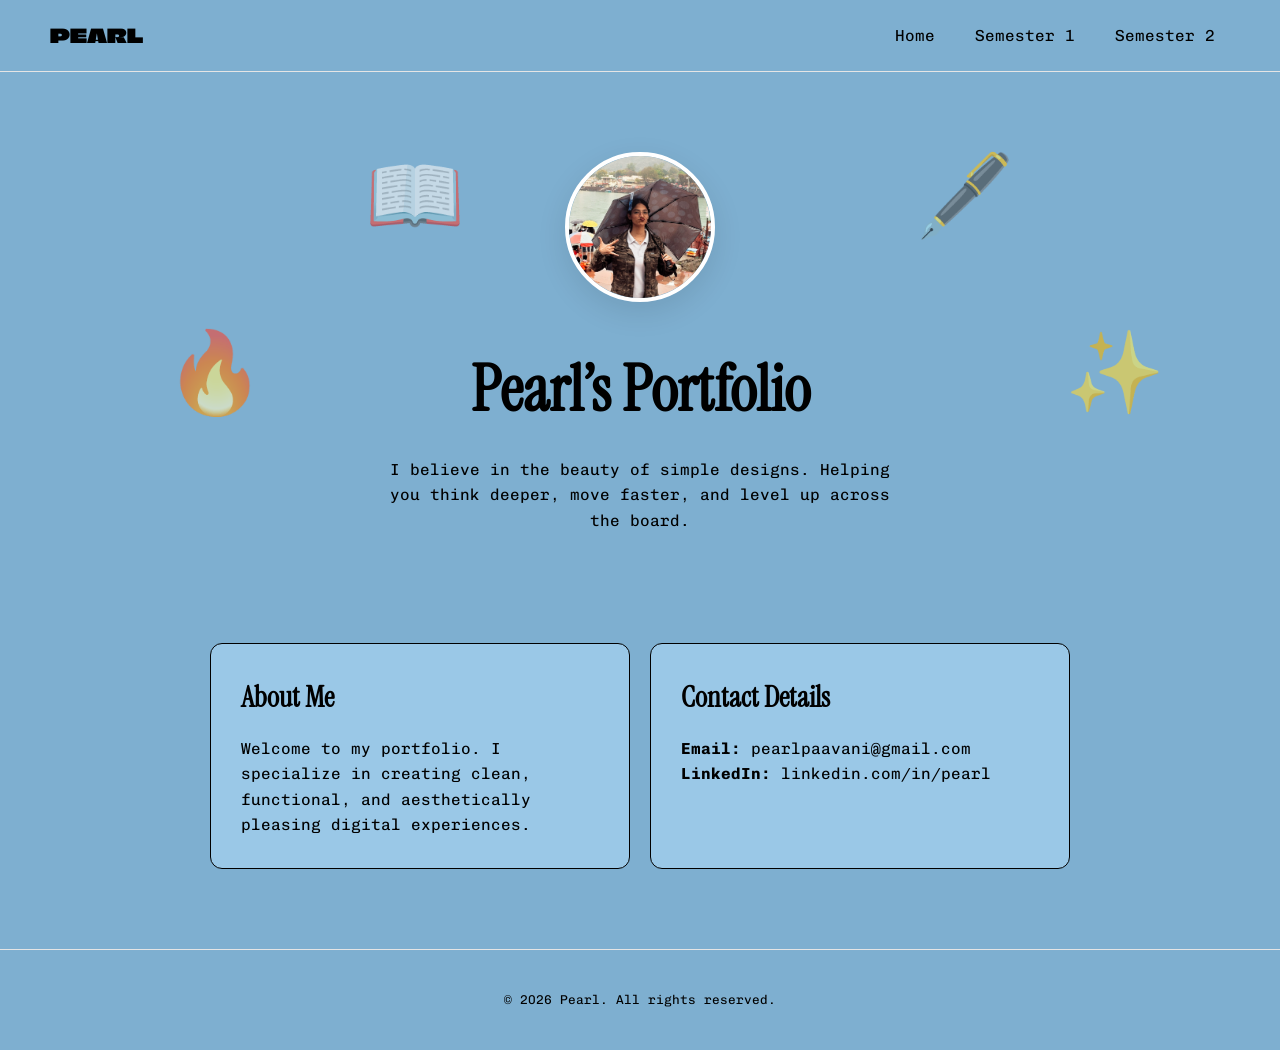
<file: index.html>
<!DOCTYPE html>
<html lang="en">
<head>
    <meta charset="UTF-8">
    <meta name="viewport" content="width=device-width, initial-scale=1.0">
    <title>Pearl's Portfolio</title>
    <link rel="stylesheet" href="styles.css">
    <link href="https://fonts.googleapis.com/css2?family=Instrument+Serif&family=Inter:wght@400;500&display=swap" rel="stylesheet">
    <link href="https://fonts.googleapis.com/css2?family=Chivo+Mono:ital,wght@0,100..900;1,100..900&family=Climate+Crisis:YEAR@1979&family=Funnel+Display:wght@300..800&display=swap" rel="stylesheet">
</head>
<body>

    <nav class="navbar">
    <div class="logo">
        <a href="index.html">PEARL</a>
    </div>
    
    <div class="nav-links">
        <a href="index.html">Home</a>
        <a href="semester1.html">Semester 1</a>
        <a href="semester2.html">Semester 2</a>
    </div>
</nav>

    <header class="hero">
        <div class="profile-container">
            <img src="profile.jpeg" alt="Pearl" class="profile-img">
            <div class="floating-icons">
                <span class="icon i1">📖</span>
                <span class="icon i2">🖋️</span>
                <span class="icon i3">🔥</span>
                <span class="icon i4">✨</span>
            </div>
        </div>
        <h1>Pearl’s Portfolio</h1>
        <p class="subtitle">I believe in the beauty of simple designs. Helping you think deeper, move faster, and level up across the board.</p>
    </header>

    <main class="content-grid">
        <section class="card about">
            <h3>About Me</h3>
            <p>Welcome to my portfolio. I specialize in creating clean, functional, and aesthetically pleasing digital experiences.</p>
        </section>

        <section class="card contact">
            <h3>Contact Details</h3>
            <div class="contact-item">
                <strong>Email:</strong> <span>pearlpaavani@gmail.com</span>
            </div>
            <div class="contact-item">
                <strong>LinkedIn:</strong> <span>linkedin.com/in/pearl</span>
            </div>
        </section>
    </main>

    <footer class="footer">
        <p>© 2026 Pearl. All rights reserved.</p>
    </footer>

</body>
</html>
</file>
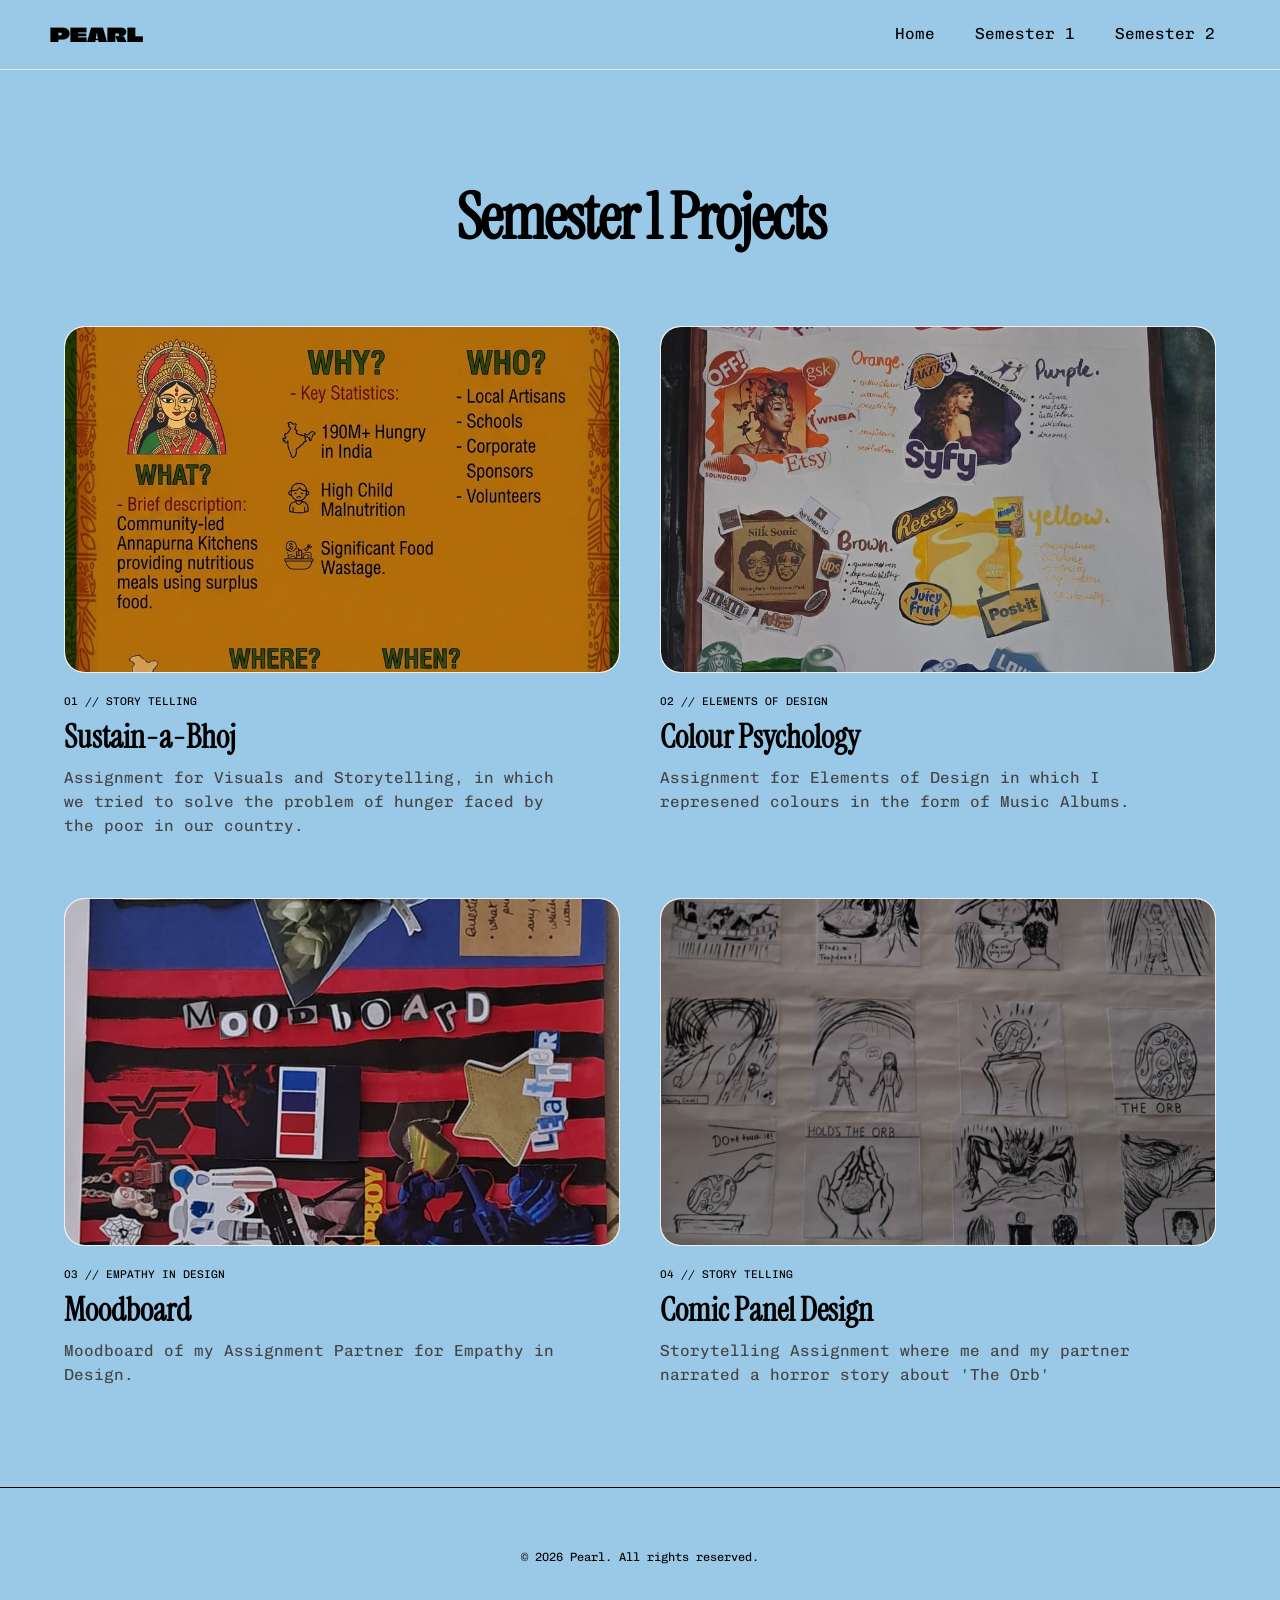
<file: semester1.html>
<!DOCTYPE html>
<html lang="en">
<head>
    <meta charset="UTF-8">
    <meta name="viewport" content="width=device-width, initial-scale=1.0">
    <title>Projects | Pearl</title>
    <link rel="stylesheet" href="semester1.css">
    <link href="https://fonts.googleapis.com/css2?family=Instrument+Serif&family=Inter:wght@400;500&family=Chivo+Mono:wght@400;500&family=Climate+Crisis&display=swap" rel="stylesheet">
    <link href="https://fonts.googleapis.com/css2?family=Chivo+Mono:ital,wght@0,100..900;1,100..900&family=Climate+Crisis:YEAR@1979&family=Funnel+Display:wght@300..800&display=swap" rel="stylesheet">
</head>
<body>

    <nav class="navbar">
    <div class="logo">
        <a href="index.html">PEARL</a>
    </div>
    
    <div class="nav-links">
        <a href="index.html">Home</a>
        <a href="semester1.html">Semester 1</a>
        <a href="semester2.html">Semester 2</a>
    </div>
</nav>

    <header class="showcase-header">
        <h1>Semester 1 Projects</h1>
    </header>

    <main class="project-grid">
        <article class="project-card">
            <div class="image-box">
                <img src="sem1/assignment1.jpeg" alt="Project 1">
            </div>
            <div class="project-info">
                <span class="label">01 // Story Telling</span>
                <h2>Sustain-a-Bhoj</h2>
                <p>Assignment for Visuals and Storytelling, in which we tried to solve the problem of hunger faced by the poor in our country.</p>
            </div>
        </article>

        <article class="project-card">
            <div class="image-box">
                <img src="sem1/assignment2.jpeg" alt="Project 2">
            </div>
            <div class="project-info">
                <span class="label">02 // Elements of Design</span>
                <h2>Colour Psychology</h2>
                <p>Assignment for Elements of Design in which I represened colours in the form of Music Albums.</p>
            </div>
        </article>

        <article class="project-card">
            <div class="image-box">
                <img src="sem1/assignment3.jpeg" alt="Project 3">
            </div>
            <div class="project-info">
                <span class="label">03 // Empathy In Design</span>
                <h2>Moodboard</h2>
                <p>Moodboard of my Assignment Partner for Empathy in Design.</p>
            </div>
        </article>

        <article class="project-card">
            <div class="image-box">
                <img src="sem1/assignment4.png" alt="Project 4">
            </div>
            <div class="project-info">
                <span class="label">04 // Story Telling</span>
                <h2>Comic Panel Design</h2>
                <p>Storytelling Assignment where me and my partner narrated a horror story about 'The Orb'</p>
            </div>
        </article>
    </main>

    <footer class="footer">
        <p>© 2026 Pearl. All rights reserved.</p>
    </footer>

</body>
</html>
</file>
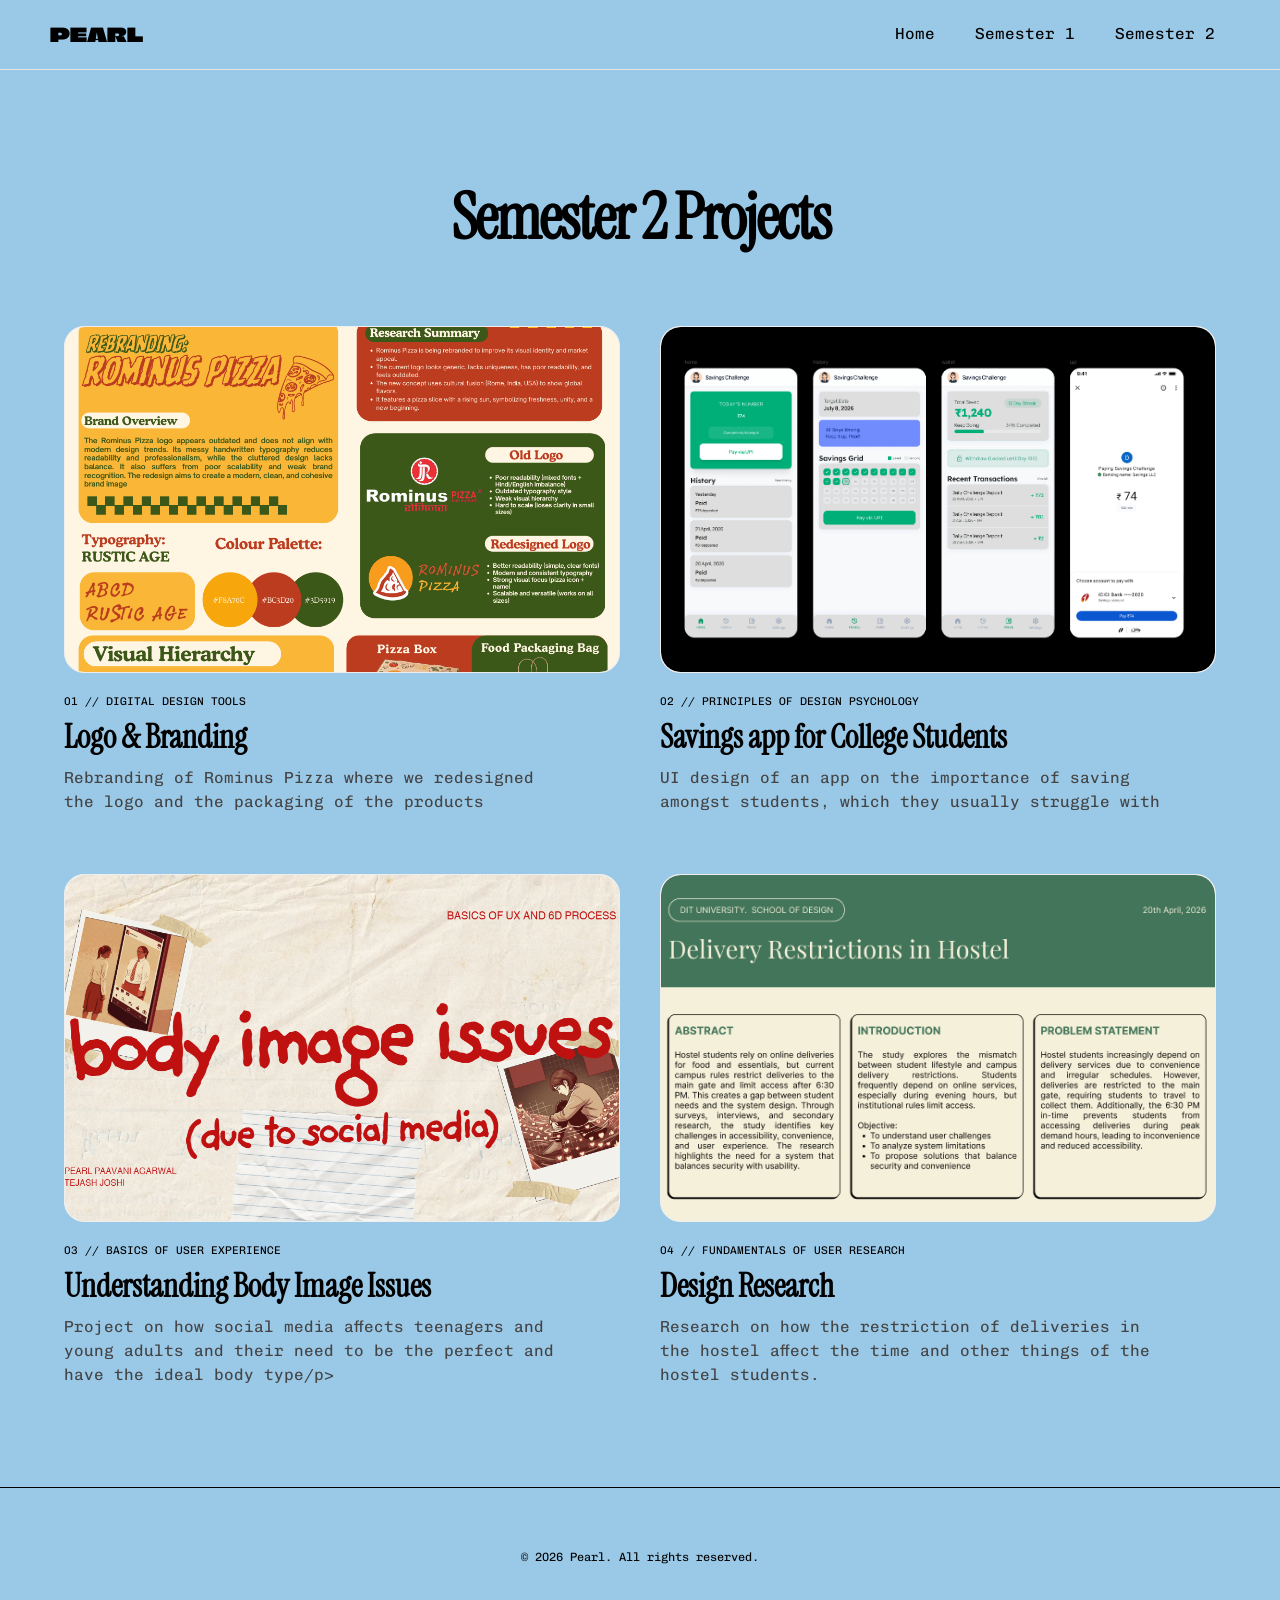
<file: semester2.html>
<!DOCTYPE html>
<html lang="en">
<head>
    <meta charset="UTF-8">
    <meta name="viewport" content="width=device-width, initial-scale=1.0">
    <title>Projects | Pearl</title>
    <link rel="stylesheet" href="semester2.css">
    <link href="https://fonts.googleapis.com/css2?family=Instrument+Serif&family=Inter:wght@400;500&family=Chivo+Mono:wght@400;500&family=Climate+Crisis&display=swap" rel="stylesheet">
    <link href="https://fonts.googleapis.com/css2?family=Chivo+Mono:ital,wght@0,100..900;1,100..900&family=Climate+Crisis:YEAR@1979&family=Funnel+Display:wght@300..800&display=swap" rel="stylesheet">
</head>
<body>

    <nav class="navbar">
    <div class="logo">
        <a href="index.html">PEARL</a>
    </div>
    
    <div class="nav-links">
        <a href="index.html">Home</a>
        <a href="semester1.html">Semester 1</a>
        <a href="semester2.html">Semester 2</a>
    </div>
</nav>

    <header class="showcase-header">
        <h1>Semester 2 Projects</h1>
    </header>

    <main class="project-grid">
        <article class="project-card">
            <div class="image-box">
                <img src="sem2/assignment2.png" alt="Project 1">
            </div>
            <div class="project-info">
                <span class="label">01 // Digital Design Tools</span>
                <h2>Logo & Branding</h2>
                <p>Rebranding of Rominus Pizza where we redesigned the logo and the packaging of the products</p>
            </div>
        </article>

        <article class="project-card">
            <div class="image-box">
                <img src="sem2/assignment1.png" alt="Project 2">
            </div>
            <div class="project-info">
                <span class="label">02 // Principles of Design Psychology </span>
                <h2>Savings app for College Students</h2>
                <p>UI design of an app on the importance of saving amongst students, which they usually struggle with</p>
            </div>
        </article>

        <article class="project-card">
            <div class="image-box">
                <img src="sem2/assignment3.png" alt="Project 3">
            </div>
            <div class="project-info">
                <span class="label">03 // Basics of User Experience</span>
                <h2>Understanding Body Image Issues</h2>
                <p>Project on how social media affects teenagers and young adults and their need to be the perfect and have the ideal body type/p>
            </div>
        </article>

        <article class="project-card">
            <div class="image-box">
                <img src="sem2/assignment4.png" alt="Project 4">
            </div>
            <div class="project-info">
                <span class="label">04 // Fundamentals of User Research </span>
                <h2>Design Research</h2>
                <p>Research on how the restriction of deliveries in the hostel affect the time and other things of the hostel students.</p>
            </div>
        </article>
    </main>

    <footer class="footer">
        <p>© 2026 Pearl. All rights reserved.</p>
    </footer>

</body>
</html>
</file>
<file: styles.css>
:root {
    --bg-color: #7eafd0;
    --text-main: #1a1a1a;
    --text-muted: #000000;
    --border-color: #e5e5e5;
    --accent-black: #000000;
}

* {
    margin: 0;
    padding: 0;
    box-sizing: border-box;
}

body {
    height: 100vh;
    background-color: var(--bg-color);
    color: var(--text-color);
    font-family: 'Chivo Mono', sans-serif;
    line-height: 1.6;
    overflow-x: hidden;
    text-shadow: 0 0 10px var(--glow-color);
}

.navbar {
    display: flex;
    justify-content: space-between;
    align-items: center;
    padding: 20px 50px;
    font-family: 'Chivo Mono', monospace; /* Using monospace for that technical look */
    border-bottom: 1px solid #e5e5e5;
}

.nav-links a {
    text-decoration: none;
    color: #000000;        
    margin: 0 15px;       
    transition: opacity 0.3s ease;
}

/* Optional: Subtle hover effect */
.nav-links a:hover {
    opacity: 0.6;
}

.logo a {
    text-decoration: none; /* Removes the underline */
    color: inherit;        /* Keeps the black color from the parent div */
    display: inline-block; /* Ensures the click area is correct */
}

.logo {
    font-family: 'Climate Crisis', sans-serif;
    font-size: 1.2rem;
    /* Ensure the logo font variation settings stay intact */
    font-variation-settings: "YEAR" 1979; 
}
.nav-links a:hover { color: var(--accent-black); }


.cta-btn {
    background: #f0f0f0;
    border: none;
    padding: 10px 20px;
    border-radius: 20px;
    cursor: pointer;
}

/* Hero Section */
.hero {
    text-align: center;
    padding: 80px 20px;
}

.profile-container {
    position: relative;
    display: inline-block;
    margin-bottom: 30px;
}

.profile-img {
    width: 150px;
    height: 150px;
    border-radius: 50%;
    object-fit: cover;
    border: 4px solid white;
    box-shadow: 0 10px 30px rgba(0,0,0,0.1);
}

.hero h1 {
    font-family: 'Instrument Serif', serif;
    font-size: 4rem;
    margin-bottom: 15px;
}

.subtitle {
    color: var(--text-muted);
    max-width: 500px;
    margin: 0 auto 30px;
}

/* Cards Section */
.content-grid {
    display: grid;
    grid-template-columns: 1fr 1fr;
    gap: 20px;
    max-width: 900px;
    margin: 0 auto 80px;
    padding: 0 20px;
}

.card {
    border: 1.5px solid var(--accent-black);
    border-radius: 12px;
    padding: 30px;
    background: #9ac8e7;
}

.card h3 {
    font-family: 'Instrument Serif', serif;
    font-size: 1.8rem;
    margin-bottom: 15px;
}

/* Floating Icons (Simplified) */
.icon {
    position: absolute;
    font-size: 5rem;
    opacity: 0.6;
}
.i1 { top: -20px; left: -200px; }
.i2 { top: -20px; right: -300px; }
.i3 { bottom: 200; left: -400px; }
.i4 { bottom: -px; right: -450px; }

/* Footer */
.footer {
    text-align: center;
    padding: 40px;
    font-size: 0.8rem;
    color: var(--text-muted);
    border-top: 1px solid var(--border-color);
}
</file>
<file: semester1.css>
/* RESET */
* {
    margin: 0;
    padding: 0;
    box-sizing: border-box;
}

body {
    background-color: #9ac8e7;
    color: #000000;
    font-family: 'Inter', sans-serif;
    line-height: 1.5;
}

.navbar {
    display: flex;
    justify-content: space-between;
    align-items: center;
    padding: 20px 50px;
    font-family: 'Chivo Mono', monospace; /* Using monospace for that technical look */
    border-bottom: 1px solid #e5e5e5;
}

.nav-links a {
    text-decoration: none;
    color: #000000;        
    margin: 0 15px;       
    transition: opacity 0.3s ease;
}

/* Optional: Subtle hover effect */
.nav-links a:hover {
    opacity: 0.6;
}

.logo a {
    text-decoration: none; /* Removes the underline */
    color: inherit;        /* Keeps the black color from the parent div */
    display: inline-block; /* Ensures the click area is correct */
}

.logo {
    font-family: 'Climate Crisis', sans-serif;
    font-size: 1.2rem;
    /* Ensure the logo font variation settings stay intact */
    font-variation-settings: "YEAR" 1979; 
}
.nav-links a:hover { color: var(--accent-black); }

/* HEADER */
.showcase-header {
    padding: 100px 5% 60px;
    text-align: center;
}

.showcase-header h1 {
    font-family: 'Instrument Serif', serif;
    font-size: 4rem;
    letter-spacing: -2px;
}

/* 2-COLUMN GRID */
.project-grid {
    display: grid;
    grid-template-columns: 1fr 1fr; /* Exact 2-column layout */
    gap: 60px 40px; /* Vertical gap 60px, Horizontal gap 40px */
    padding: 0 5% 100px;
    max-width: 1400px;
    margin: 0 auto;
}

/* PROJECT CARD - NO FLOURISHES */
.project-card {
    display: flex;
    flex-direction: column;
}

.image-box {
    background: #f4f4f4;
    width: 100%;
    aspect-ratio: 16 / 10;
    overflow: hidden; /* CRITICAL: This clips the image to the rounded corners */
    margin-bottom: 20px;
    border: 1px solid #eee;
    
    /* ADD THIS LINE */
    border-radius: 20px; 
}

.image-box img {
    width: 100%;
    height: 100%;
    object-fit: cover;
    display: block;
    border-radius: 20px; /* Added this to match the container */
} /* <--- THIS WAS MISSING */

.label {
    display: block;
    font-family: 'Chivo Mono', monospace;
    font-size: 0.7rem;
    color: #000000;
    margin-bottom: 8px;
    text-transform: uppercase;
}

.project-info h2 {
    font-family: 'Instrument Serif', serif;
    font-size: 2rem;
    margin-bottom: 10px;
    line-height: 1.2; /* Tightens the heading to match the Dia look */
}

.project-info p {
    font-family: 'Chivo Mono', monospace;
    font-size: 1rem;
    color: #444;
    max-width: 90%;
}

/* FOOTER */
.footer {
    text-align: center;
    padding: 60px;
    font-family: 'Chivo Mono', monospace;
    font-size: 0.75rem;
    border-top: 1px solid #000;
}

/* MOBILE RESPONSIVE */
@media (max-width: 768px) {
    .project-grid {
        grid-template-columns: 1fr; /* Stack on small screens */
    }
    .showcase-header h1 {
        font-size: 2.5rem;
    }
}
</file>
<file: semester2.css>
/* RESET */
* {
    margin: 0;
    padding: 0;
    box-sizing: border-box;
}

body {
    background-color: #9ac8e7;
    color: #000000;
    font-family: 'Inter', sans-serif;
    line-height: 1.5;
}

.navbar {
    display: flex;
    justify-content: space-between;
    align-items: center;
    padding: 20px 50px;
    font-family: 'Chivo Mono', monospace; /* Using monospace for that technical look */
    border-bottom: 1px solid #e5e5e5;
}

.nav-links a {
    text-decoration: none;
    color: #000000;        
    margin: 0 15px;       
    transition: opacity 0.3s ease;
}

/* Optional: Subtle hover effect */
.nav-links a:hover {
    opacity: 0.6;
}

.logo a {
    text-decoration: none; /* Removes the underline */
    color: inherit;        /* Keeps the black color from the parent div */
    display: inline-block; /* Ensures the click area is correct */
}

.logo {
    font-family: 'Climate Crisis', sans-serif;
    font-size: 1.2rem;
    /* Ensure the logo font variation settings stay intact */
    font-variation-settings: "YEAR" 1979; 
}
.nav-links a:hover { color: var(--accent-black); }

/* HEADER */
.showcase-header {
    padding: 100px 5% 60px;
    text-align: center;
}

.showcase-header h1 {
    font-family: 'Instrument Serif', serif;
    font-size: 4rem;
    letter-spacing: -2px;
}

/* 2-COLUMN GRID */
.project-grid {
    display: grid;
    grid-template-columns: 1fr 1fr; /* Exact 2-column layout */
    gap: 60px 40px; /* Vertical gap 60px, Horizontal gap 40px */
    padding: 0 5% 100px;
    max-width: 1400px;
    margin: 0 auto;
}

/* PROJECT CARD - NO FLOURISHES */
.project-card {
    display: flex;
    flex-direction: column;
}

.image-box {
    background: #f4f4f4;
    width: 100%;
    aspect-ratio: 16 / 10;
    overflow: hidden; /* CRITICAL: This clips the image to the rounded corners */
    margin-bottom: 20px;
    border: 1px solid #eee;
    
    /* ADD THIS LINE */
    border-radius: 20px; 
}

.image-box img {
    width: 100%;
    height: 100%;
    object-fit: cover;
    display: block;
    border-radius: 20px; /* Added this to match the container */
} /* <--- THIS WAS MISSING */

.label {
    display: block;
    font-family: 'Chivo Mono', monospace;
    font-size: 0.7rem;
    color: #000000;
    margin-bottom: 8px;
    text-transform: uppercase;
}

.project-info h2 {
    font-family: 'Instrument Serif', serif;
    font-size: 2rem;
    margin-bottom: 10px;
    line-height: 1.2; /* Tightens the heading to match the Dia look */
}

.project-info p {
    font-family: 'Chivo Mono', monospace;
    font-size: 1rem;
    color: #444;
    max-width: 90%;
}

/* FOOTER */
.footer {
    text-align: center;
    padding: 60px;
    font-family: 'Chivo Mono', monospace;
    font-size: 0.75rem;
    border-top: 1px solid #000;
}

/* MOBILE RESPONSIVE */
@media (max-width: 768px) {
    .project-grid {
        grid-template-columns: 1fr; /* Stack on small screens */
    }
    .showcase-header h1 {
        font-size: 2.5rem;
    }
}
</file>
